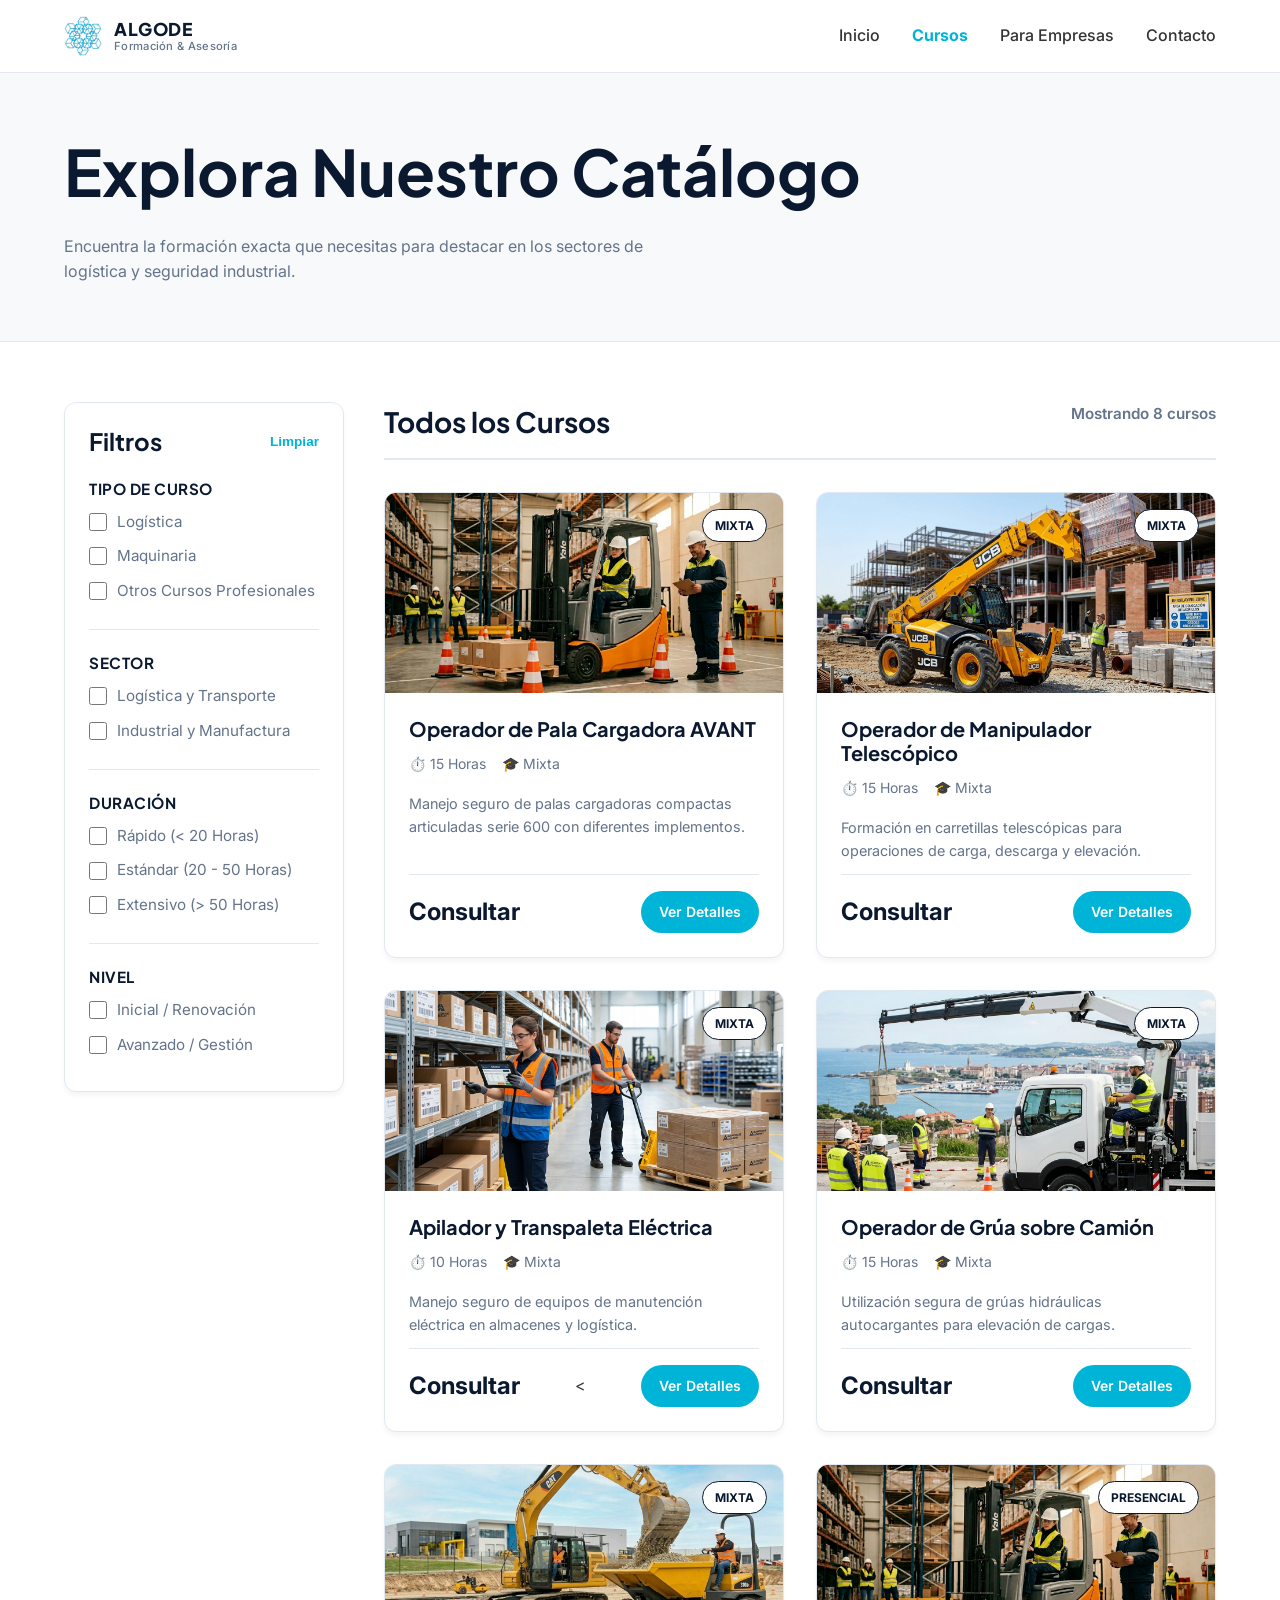
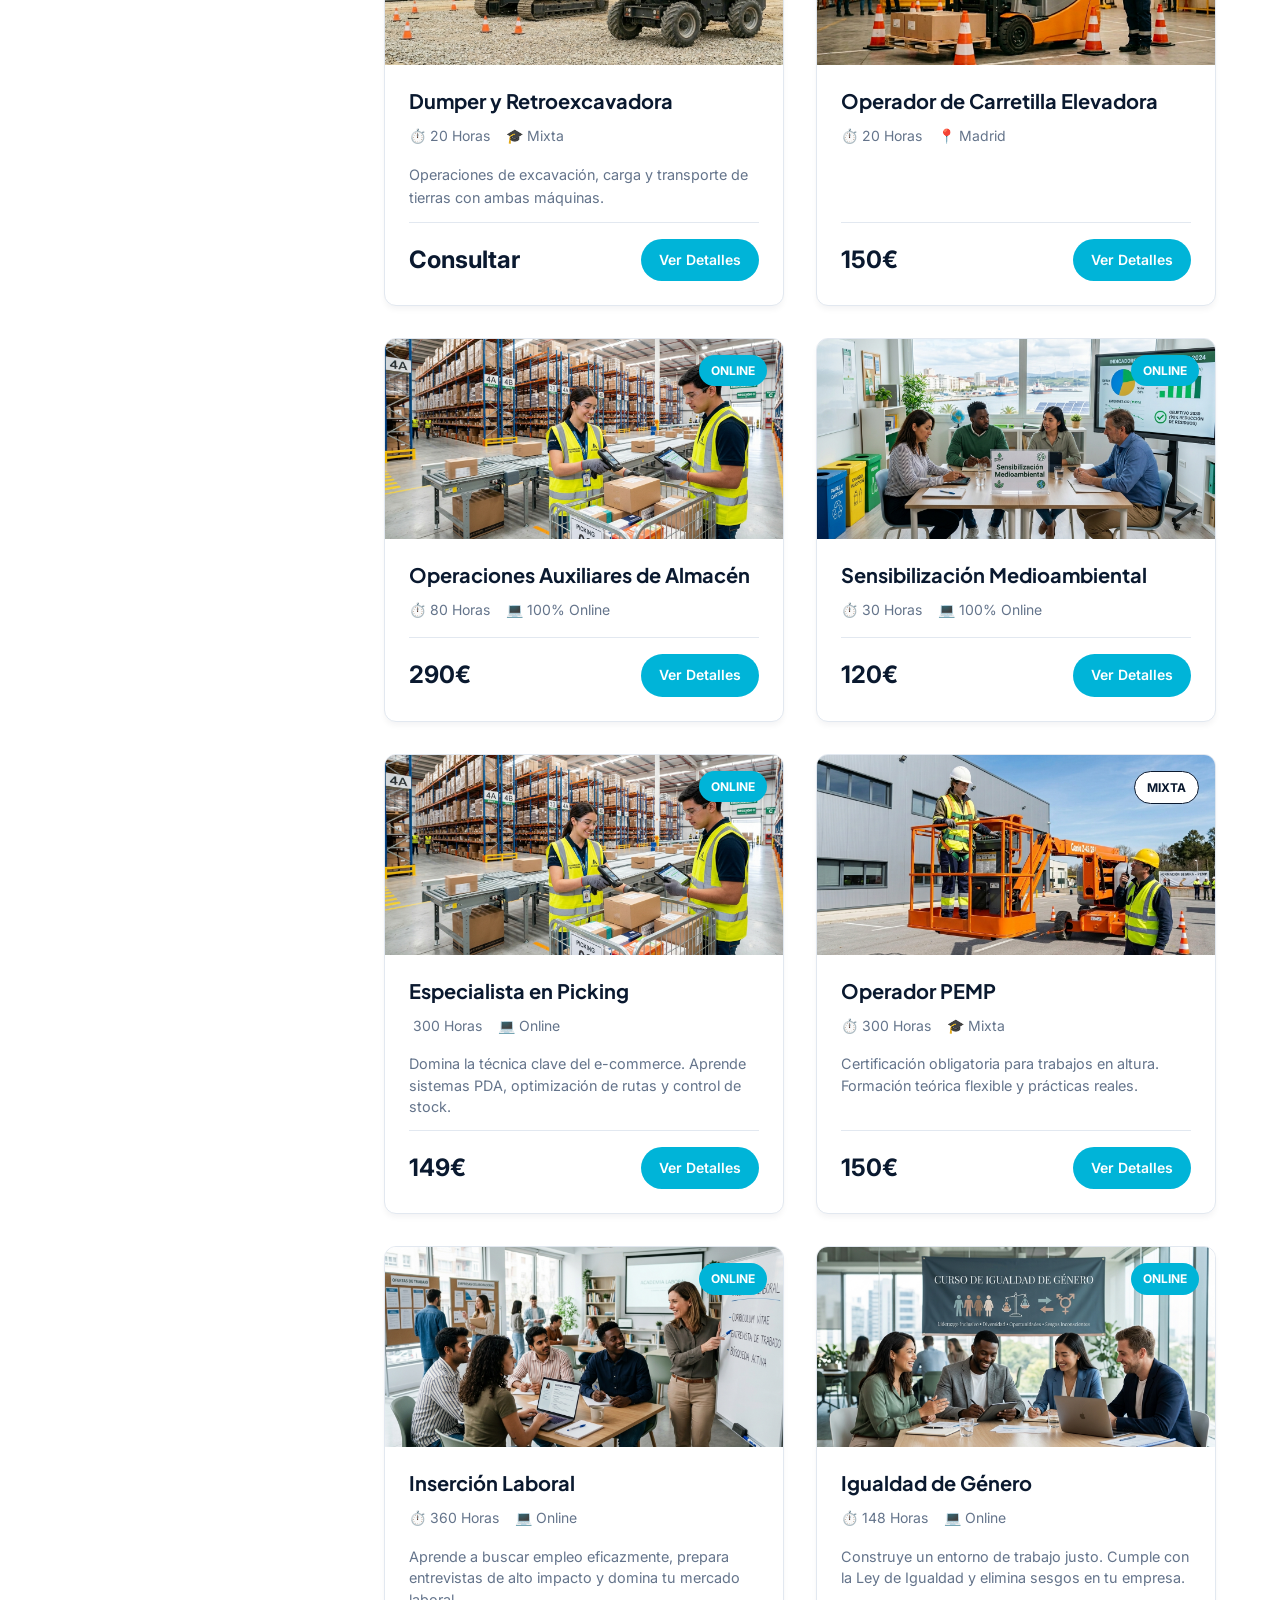
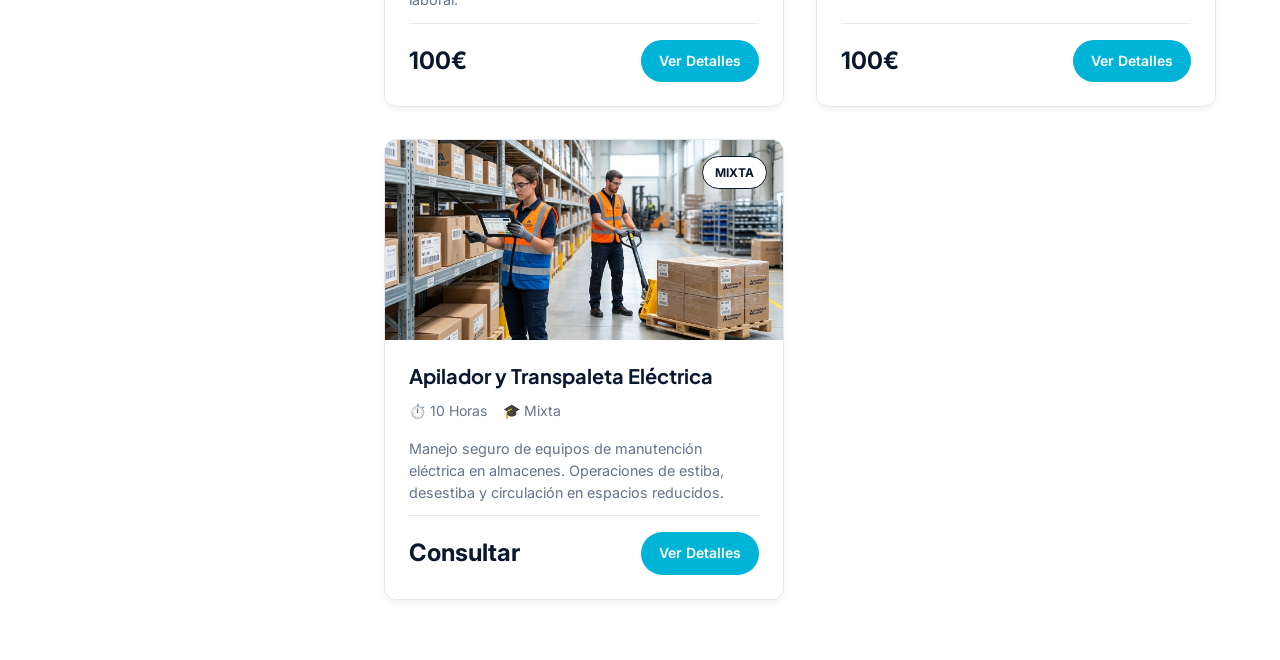
<file: cursos.html>
<!DOCTYPE html>
<html lang="es">
<head>
  <meta charset="UTF-8">
  <meta name="viewport" content="width=device-width, initial-scale=1.0">
  <title>Catálogo de Cursos | Algode Formación</title>
  <link rel="preconnect" href="https://fonts.googleapis.com">
  <link href="https://fonts.googleapis.com/css2?family=Inter:wght@400;500;600&family=Plus+Jakarta+Sans:wght@700;800&display=swap" rel="stylesheet">
  <link rel="stylesheet" href="css/style.css">
</head>
<body>

  <!-- HEADER -->
  <header class="header">
    <div class="container nav-wrapper">
      <a href="index.html" class="logo">
        <img src="assets/images/logo.png" alt="Algode Formación" style="height: 40px; width: auto;">
        <div class="logo-text">
          <span class="logo-main">ALGODE</span>
          <span class="logo-sub">Formación & Asesoría</span>
        </div>
      </a>
      <nav class="nav-links">
        <a href="#inicio">
          <span style="font-size: 25px; color: #00B4D8;">
            <i class="fa-regular fa-house"></i>
          </span> Inicio</a>
        <a href="cursos.html" style="color: var(--teal); font-weight: 700;">Cursos</a>
        <a href="#empresas">Para Empresas</a>
        <a href="#contacto">Contacto</a>
      </nav>
    </div>
  </header>

  <!-- PAGE HERO -->
  <section class="section" style="padding: 60px 0 40px; background: var(--bg-light); border-bottom: 1px solid var(--border);">
    <div class="container">
      <h1>Explora Nuestro Catálogo</h1>
      <p style="max-width: 600px;">Encuentra la formación exacta que necesitas para destacar en los sectores de logística y seguridad industrial.</p>
    </div>
  </section>

  <!-- MAIN CATALOG LAYOUT -->
  <section class="section" style="padding: 60px 0;">
    <div class="container catalog-layout">
      
      <!-- SIDEBAR FILTERS -->
      <aside class="filter-sidebar">
        <h3 style="margin-bottom: 24px; display: flex; justify-content: space-between; align-items: center;">
          Filtros 
          <button id="clearFilters" style="background: none; border: none; color: var(--teal); font-size: 0.85rem; cursor: pointer; font-weight: 600;">Limpiar</button>
        </h3>
        
        <div class="filter-group">
          <h4>Tipo de Curso</h4>
          <label><input type="checkbox" class="filter-check" data-filter="type" value="logistica"> Logística</label>
          <label><input type="checkbox" class="filter-check" data-filter="type" value="maquinaria"> Maquinaria</label>
          <label><input type="checkbox" class="filter-check" data-filter="type" value="otros"> Otros Cursos Profesionales</label>
        </div>

        <div class="filter-group">
          <h4>Sector</h4>
          <label><input type="checkbox" class="filter-check" data-filter="sector" value="logistica"> Logística y Transporte</label>
          <label><input type="checkbox" class="filter-check" data-filter="sector" value="industrial"> Industrial y Manufactura</label>
        </div>

        <div class="filter-group">
          <h4>Duración</h4>
          <label><input type="checkbox" class="filter-check" data-filter="duration" value="short"> Rápido (&lt; 20 Horas)</label>
          <label><input type="checkbox" class="filter-check" data-filter="duration" value="medium"> Estándar (20 - 50 Horas)</label>
          <label><input type="checkbox" class="filter-check" data-filter="duration" value="long"> Extensivo (&gt; 50 Horas)</label>
        </div>

        <div class="filter-group">
          <h4>Nivel</h4>
          <label><input type="checkbox" class="filter-check" data-filter="level" value="inicial"> Inicial / Renovación</label>
          <label><input type="checkbox" class="filter-check" data-filter="level" value="avanzado"> Avanzado / Gestión</label>
        </div>
      </aside>

      <!-- COURSE GRID -->
      <main class="catalog-main">
        <div class="catalog-header">
          <h2 id="resultTitle">Todos los Cursos</h2>
          <p id="resultCount">Mostrando 8 cursos</p>
        </div>
        
        <div class="course-grid" id="courseGrid">
          
         <!-- Card 1: Pala Cargadora AVANT -->
<div class="course-card" data-type="maquinaria" data-sector="logistica" data-duration="medium" data-level="inicial">
  <div class="card-img">
    <span class="card-badge badge-presencial">Mixta</span>
    <img src="assets/images/carretilla-elevadora.jpeg" alt="Pala Cargadora AVANT" style="width:100%; height:100%; object-fit:cover;">
  </div>
  <div class="card-body">
    <h3 class="card-title">Operador de Pala Cargadora AVANT</h3>
    <div class="card-meta"><span>⏱️ 15 Horas</span> <span>🎓 Mixta</span></div>
    <p style="font-size: 0.9rem; margin-bottom: 12px;">Manejo seguro de palas cargadoras compactas articuladas serie 600 con diferentes implementos.</p>
    <div class="card-footer">
      <span class="price">Consultar</span>
      <a href="curso-detalle-new.html?id=01.12.01" class="btn btn-secondary" style="padding: 8px 16px; font-size: 0.875rem;">Ver Detalles</a>
    </div>
  </div>
</div>

<!-- Card 2: Manipulador Telescópico (Telehandler) -->
<div class="course-card" data-type="maquinaria" data-sector="logistica" data-duration="medium" data-level="inicial">
  <div class="card-img">
    <span class="card-badge badge-presencial">Mixta</span>
    <img src="assets/images/telehandler.jpeg" alt="Manipulador Telescópico" style="width:100%; height:100%; object-fit:cover;">
  </div>
  <div class="card-body">
    <h3 class="card-title">Operador de Manipulador Telescópico</h3>
    <div class="card-meta"><span>⏱️ 15 Horas</span> <span>🎓 Mixta</span></div>
    <p style="font-size: 0.9rem; margin-bottom: 12px;">Formación en carretillas telescópicas para operaciones de carga, descarga y elevación.</p>
    <div class="card-footer">
      <span class="price">Consultar</span>
      <a href="curso-detalle-new.html?id=01.06.02" class="btn btn-secondary" style="padding: 8px 16px; font-size: 0.875rem;">Ver Detalles</a>
    </div>
  </div>
</div>

<!-- Card 3: Apilador y Transpaleta Eléctrica -->
<div class="course-card" data-type="maquinaria" data-sector="logistica" data-duration="short" data-level="inicial">
  <div class="card-img">
    <span class="card-badge badge-presencial">Mixta</span>
    <img src="assets/images/transpaleta-electrica.jpg" alt="Apilador y Transpaleta" style="width:100%; height:100%; object-fit:cover;">
  </div>
  <div class="card-body">
    <h3 class="card-title">Apilador y Transpaleta Eléctrica</h3>
    <div class="card-meta"><span>⏱️ 10 Horas</span> <span>🎓 Mixta</span></div>
    <p style="font-size: 0.9rem; margin-bottom: 12px;">Manejo seguro de equipos de manutención eléctrica en almacenes y logística.</p>
    <div class="card-footer">
      <span class="price">Consultar</span>
      <<a href="curso-detalle-new.html?id=01.10.13" class="btn btn-secondary" style="padding: 8px 16px; font-size: 0.875rem;">Ver Detalles</a>
    </div>
  </div>
</div>

<!-- Card 4: Grúa Hidráulica sobre Camión -->
<div class="course-card" data-type="maquinaria" data-sector="industrial" data-duration="medium" data-level="inicial">
  <div class="card-img">
    <span class="card-badge badge-presencial">Mixta</span>
    <img src="assets/images/grua-camion.jpeg" alt="Grúa sobre Camión" style="width:100%; height:100%; object-fit:cover;">
  </div>
  <div class="card-body">
    <h3 class="card-title">Operador de Grúa sobre Camión</h3>
    <div class="card-meta"><span>⏱️ 15 Horas</span> <span>🎓 Mixta</span></div>
    <p style="font-size: 0.9rem; margin-bottom: 12px;">Utilización segura de grúas hidráulicas autocargantes para elevación de cargas.</p>
    <div class="card-footer">
      <span class="price">Consultar</span>
      <a href="curso-detalle-new.html?id=01.05.02" class="btn btn-secondary" style="padding: 8px 16px; font-size: 0.875rem;">Ver Detalles</a>
    </div>
  </div>
</div>

<!-- Card 5: Dumper y Retroexcavadora -->
<div class="course-card" data-type="maquinaria" data-sector="industrial" data-duration="medium" data-level="inicial">
  <div class="card-img">
    <span class="card-badge badge-presencial">Mixta</span>
    <img src="assets/images/dumper-retroexcavadora.jpeg" alt="Dumper y Retroexcavadora" style="width:100%; height:100%; object-fit:cover;">
  </div>
  <div class="card-body">
    <h3 class="card-title">Dumper y Retroexcavadora</h3>
    <div class="card-meta"><span>⏱️ 20 Horas</span> <span>🎓 Mixta</span></div>
    <p style="font-size: 0.9rem; margin-bottom: 12px;">Operaciones de excavación, carga y transporte de tierras con ambas máquinas.</p>
    <div class="card-footer">
      <span class="price">Consultar</span>
      <a href="curso-detalle-new.html?id=01.07.02" class="btn btn-secondary" style="padding: 8px 16px; font-size: 0.875rem;">Ver Detalles</a>
    </div>
  </div>
</div>
  <!-- Card 1 -->
        <div class="course-card" data-type="maquinaria" data-sector="industrial" data-duration="medium" data-level="inicial">
          <div class="card-img">
            <span class="card-badge badge-presencial">Presencial</span>
            <img src="assets/images/carretilla-elevadora.jpeg" alt="Carretilla Elevadora" style="width:100%; height:100%; object-fit:cover;">
          </div>
          <div class="card-body">
            <h3 class="card-title">Operador de Carretilla Elevadora</h3>
            <div class="card-meta"><span>⏱️ 20 Horas</span> <span>📍 Madrid</span></div>
            <div class="card-footer">
              <span class="price">150€</span>
              <a href="curso-detalle-new.html?id=01.12.01" class="btn btn-secondary" class="btn btn-primary" style="padding: 8px 16px; font-size: 0.875rem;">Ver Detalles</a>
            </div>
          </div>
        </div>

        <!-- Card 2 -->
        <div class="course-card" data-type="maquinaria" data-sector="industrial" data-duration="medium" data-level="inicial">
          <div class="card-img">
            <span class="card-badge badge-online">Online</span>
            <img src="assets/images/picking.jpg" alt="Almacenaje" style="width:100%; height:100%; object-fit:cover;">
          </div>
          <div class="card-body">
            <h3 class="card-title">Operaciones Auxiliares de Almacén</h3>
            <div class="card-meta"><span>⏱️ 80 Horas</span> <span>💻 100% Online</span></div>
            <div class="card-footer">
              <span class="price">290€</span>
              <a href="curso-detalle-new.html?id=03.01.01" class="btn btn-secondary" class="btn btn-primary" style="padding: 8px 16px; font-size: 0.875rem;">Ver Detalles</a>
            </div>
          </div>
        </div>

        <!-- Card 3 -->
        <div class="course-card" data-type="maquinaria" data-sector="industrial" data-duration="medium" data-level="inicial">
          <div class="card-img">
            <span class="card-badge badge-online">Online</span>
            <img src="assets/images/sensibilizacion-medioambiental.jpeg" alt="Medioambiental" style="width:100%; height:100%; object-fit:cover;">
          </div>
          <div class="card-body">
            <h3 class="card-title">Sensibilización Medioambiental</h3>
            <div class="card-meta"><span>⏱️ 30 Horas</span> <span>💻 100% Online</span></div>
            <div class="card-footer">
              <span class="price">120€</span>
              <a href="curso-detalle-new.html?id=05.03.01" class="btn btn-secondary" class="btn btn-primary" style="padding: 8px 16px; font-size: 0.875rem;">Ver Detalles</a>
            </div>
          </div>
        </div> 
          <!-- === NUEVOS CURSOS PROFESIONALES === -->

<!-- Card: Picking -->
<div class="course-card" data-type="logistica" data-sector="logistica" data-duration="long" data-level="avanzado">
  <div class="card-img">
    <span class="card-badge badge-online">Online</span>
    <!-- Recuerda guardar la imagen como picking.jpg en assets/images/ -->
    <img src="assets/images/picking.jpg" alt="Picking" style="width:100%; height:100%; object-fit:cover;">
  </div>
  <div class="card-body">
    <h3 class="card-title">Especialista en Picking</h3>
    <div class="card-meta"><span>️ 300 Horas</span> <span>💻 Online</span></div>
    <p style="font-size: 0.9rem; color: var(--text-light); margin-bottom: 12px; line-height: 1.5;">Domina la técnica clave del e-commerce. Aprende sistemas PDA, optimización de rutas y control de stock.</p>
    <div class="card-footer">
      <span class="price">149€</span>
      <a href="curso-detalle-new.html?id=03.01.01" class="btn btn-primary" style="padding: 8px 16px; font-size: 0.875rem;">Ver Detalles</a>
    </div>
  </div>
</div>

<!-- Card: PEMP -->
<div class="course-card" data-type="maquinaria" data-sector="industrial" data-duration="long" data-level="inicial">
  <div class="card-img">
    <span class="card-badge badge-presencial">Mixta</span>
    <img src="assets/images/pemp.jpg" alt="PEMP" style="width:100%; height:100%; object-fit:cover;">
  </div>
  <div class="card-body">
    <h3 class="card-title">Operador PEMP</h3>
    <div class="card-meta"><span>⏱️ 300 Horas</span> <span>🎓 Mixta</span></div>
    <p style="font-size: 0.9rem; color: var(--text-light); margin-bottom: 12px; line-height: 1.5;">Certificación obligatoria para trabajos en altura. Formación teórica flexible y prácticas reales.</p>
    <div class="card-footer">
      <span class="price">150€</span>
      <a href="curso-detalle-new.html?id=01.08.01" class="btn btn-primary" style="padding: 8px 16px; font-size: 0.875rem;">Ver Detalles</a>
    </div>
  </div>
</div>

<!-- Card: Inserción Laboral -->
<div class="course-card" data-type="otros" data-sector="otros" data-duration="long" data-level="inicial">
  <div class="card-img">
    <span class="card-badge badge-online">Online</span>
    <img src="assets/images/insercion-laboral.jpg" alt="Inserción Laboral" style="width:100%; height:100%; object-fit:cover;">
  </div>
  <div class="card-body">
    <h3 class="card-title">Inserción Laboral</h3>
    <div class="card-meta"><span>⏱️ 360 Horas</span> <span>💻 Online</span></div>
    <p style="font-size: 0.9rem; color: var(--text-light); margin-bottom: 12px; line-height: 1.5;">Aprende a buscar empleo eficazmente, prepara entrevistas de alto impacto y domina tu mercado laboral.</p>
    <div class="card-footer">
      <span class="price">100€</span>
      <a href="curso-detalle-new.html?id=05.01.01" class="btn btn-primary" style="padding: 8px 16px; font-size: 0.875rem;">Ver Detalles</a>
    </div>
  </div>
</div>

<!-- Card: Igualdad de Género -->
<div class="course-card" data-type="otros" data-sector="otros" data-duration="medium" data-level="inicial">
  <div class="card-img">
    <span class="card-badge badge-online">Online</span>
    <img src="assets/images/igualdad.jpg" alt="Igualdad de Género" style="width:100%; height:100%; object-fit:cover;">
  </div>
  <div class="card-body">
    <h3 class="card-title">Igualdad de Género</h3>
    <div class="card-meta"><span>⏱️ 148 Horas</span> <span>💻 Online</span></div>
    <p style="font-size: 0.9rem; color: var(--text-light); margin-bottom: 12px; line-height: 1.5;">Construye un entorno de trabajo justo. Cumple con la Ley de Igualdad y elimina sesgos en tu empresa.</p>
    <div class="card-footer">
      <span class="price">100€</span>
      <a href="curso-detalle-new.html?id=05.02.01" class="btn btn-primary" style="padding: 8px 16px; font-size: 0.875rem;">Ver Detalles</a>
    </div>
  </div>
</div>
<!-- Card: Apilador y Transpaleta Eléctrica -->
<div class="course-card" data-type="maquinaria" data-sector="logistica" data-duration="short" data-level="inicial">
  <div class="card-img">
    <span class="card-badge badge-presencial">Mixta</span>
    <img src="assets/images/transpaleta-electrica.jpg" alt="Apilador y Transpaleta Eléctrica" style="width:100%; height:100%; object-fit:cover;">
  </div>
  <div class="card-body">
    <h3 class="card-title">Apilador y Transpaleta Eléctrica</h3>
    <div class="card-meta"><span>⏱️ 10 Horas</span> <span>🎓 Mixta</span></div>
    <p style="font-size: 0.9rem; color: var(--text-light); margin-bottom: 12px; line-height: 1.5;">Manejo seguro de equipos de manutención eléctrica en almacenes. Operaciones de estiba, desestiba y circulación en espacios reducidos.</p>
    <div class="card-footer">
      <span class="price">Consultar</span>
      <a href="curso-detalle-new.html?id=01.10.13" class="btn btn-primary" style="padding: 8px 16px; font-size: 0.875rem;">Ver Detalles</a>
    </div>
  </div>
</div>
          
          <!-- No Results Message -->
          <div class="no-results">
            <h3>No hemos encontrado cursos con esos filtros.</h3>
            <p>Prueba a seleccionar otras opciones o <a href="#" id="resetLink" style="color: var(--teal); font-weight: 600;">limpia los filtros</a>.</p>
          </div>
        </div>
      </main>
    </div>
  </section>

  <!-- STICKY MOBILE CTA -->
  <div class="sticky-cta">
    <a href="inscripcion.html" class="btn btn-primary">Reservar Plaza Ahora</a>
  </div>

  <script src="js/main.js"></script>
  <script src="js/filter.js"></script>
</body>
</html>
</file>
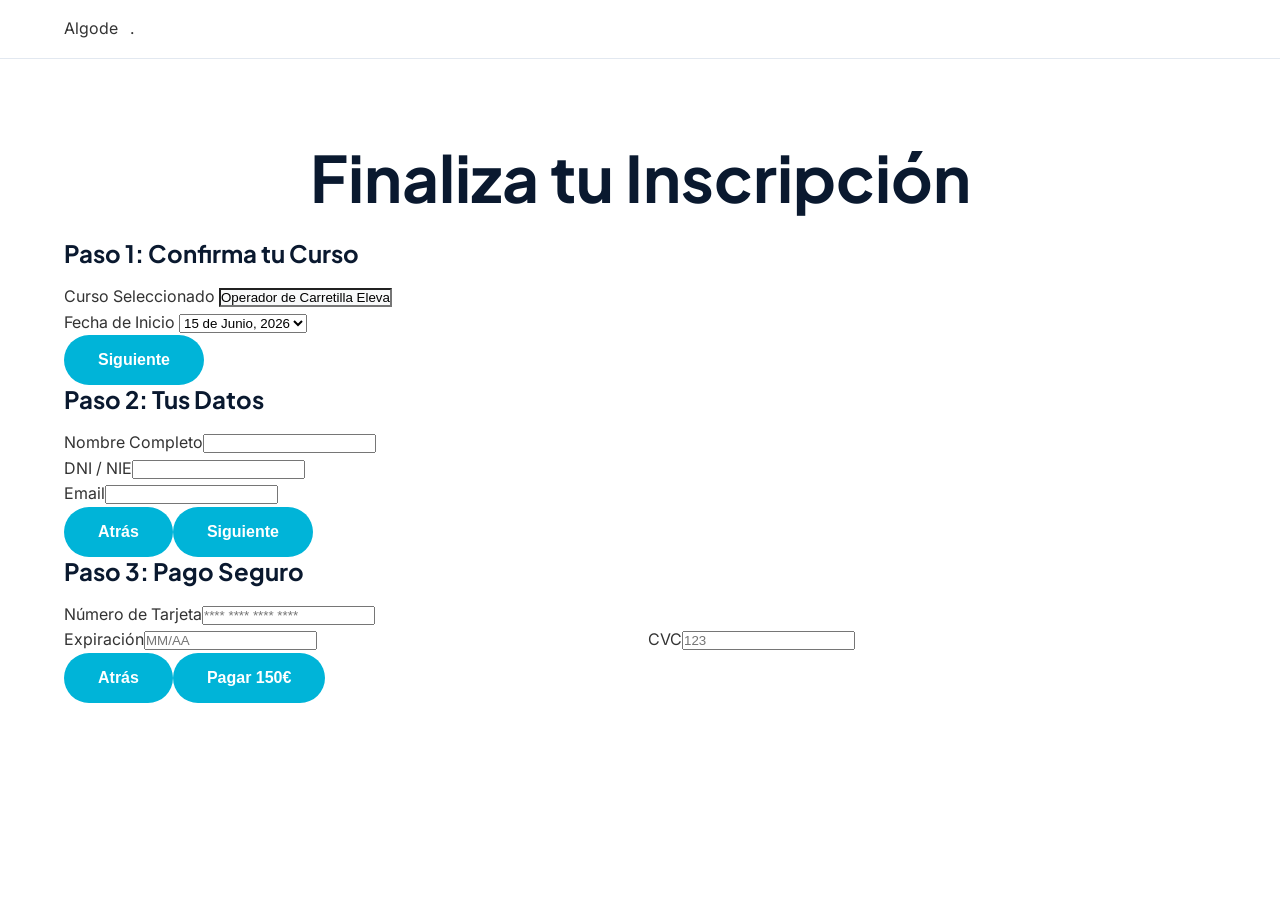
<file: inscripcion.html>
<!DOCTYPE html>
<html lang="es">
<head>
  <meta charset="UTF-8">
  <title>Inscripción | Algode Formación</title>
  <link rel="stylesheet" href="css/style.css">
  <link href="https://fonts.googleapis.com/css2?family=Inter:wght@400;500;600&family=Plus+Jakarta+Sans:wght@700;800&display=swap" rel="stylesheet">
</head>
<body>
  <header class="header">
    <div class="container nav-wrapper">
      <a href="index.html" class="logo">Algode<span>.</span></a>
    </div>
  </header>

  <section class="section">
    <div class="container">
      <h1 style="text-align: center;">Finaliza tu Inscripción</h1>
      <div class="enrollment-container">
        <div class="progress-bar"><div class="progress-fill" id="progressFill"></div></div>
        
        <form id="enrollmentForm">
          <!-- Step 1 -->
          <div class="form-step active" data-step="1">
            <h3>Paso 1: Confirma tu Curso</h3>
            <div class="form-group">
              <label>Curso Seleccionado</label>
              <input type="text" value="Operador de Carretilla Elevadora" readonly style="background: var(--bg-light);">
            </div>
            <div class="form-group">
              <label>Fecha de Inicio</label>
              <select required><option>15 de Junio, 2026</option><option>20 de Julio, 2026</option></select>
            </div>
            <div class="form-actions"><span></span><button type="button" class="btn btn-primary btn-next">Siguiente</button></div>
          </div>

          <!-- Step 2 -->
          <div class="form-step" data-step="2">
            <h3>Paso 2: Tus Datos</h3>
            <div class="form-group"><label>Nombre Completo</label><input type="text" required></div>
            <div class="form-group"><label>DNI / NIE</label><input type="text" required></div>
            <div class="form-group"><label>Email</label><input type="email" required></div>
            <div class="form-actions"><button type="button" class="btn btn-secondary btn-prev">Atrás</button><button type="button" class="btn btn-primary btn-next">Siguiente</button></div>
          </div>

          <!-- Step 3 -->
          <div class="form-step" data-step="3">
            <h3>Paso 3: Pago Seguro</h3>
            <div class="form-group"><label>Número de Tarjeta</label><input type="text" placeholder="**** **** **** ****" required></div>
            <div style="display: grid; grid-template-columns: 1fr 1fr; gap: 16px;">
              <div class="form-group"><label>Expiración</label><input type="text" placeholder="MM/AA" required></div>
              <div class="form-group"><label>CVC</label><input type="text" placeholder="123" required></div>
            </div>
            <div class="form-actions"><button type="button" class="btn btn-secondary btn-prev">Atrás</button><button type="submit" class="btn btn-primary">Pagar 150€</button></div>
          </div>
        </form>
      </div>
    </div>
  </section>

  <script src="js/enrollment.js"></script>
</body>
</html>
</file>
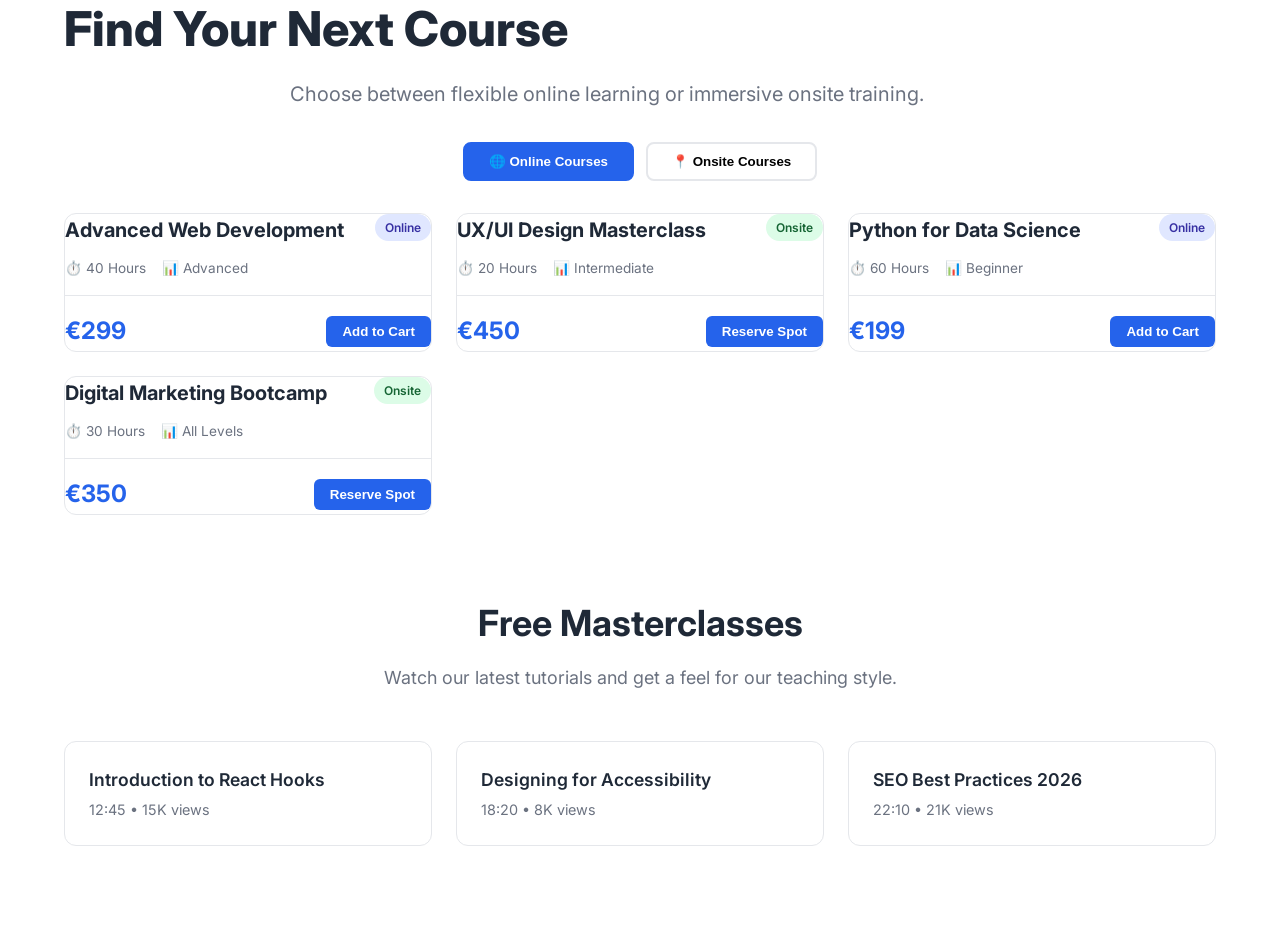
<file: Qwen_html_20260604_edlbvtwy6.html>
<!DOCTYPE html>
<html lang="en">
<head>
    <meta charset="UTF-8">
    <meta name="viewport" content="width=device-width, initial-scale=1.0">
    <title>Algode Formación - Modern Mockup</title>
    <!-- Link to external CSS -->
    <link rel="stylesheet" href="style.css">
    <!-- Import Google Font -->
    <link rel="preconnect" href="https://fonts.googleapis.com">
    <link rel="preconnect" href="https://fonts.gstatic.com" crossorigin>
    <link href="https://fonts.googleapis.com/css2?family=Inter:wght@400;500;600;700&display=swap" rel="stylesheet">
</head>
<body>

    <!-- HERO & TOGGLE -->
    <section class="hero-section container">
        <h1 class="hero-title">Find Your Next Course</h1>
        <p class="hero-subtitle">Choose between flexible online learning or immersive onsite training.</p>
        
        <div class="format-toggle">
            <button class="toggle-btn active" data-filter="online">🌐 Online Courses</button>
            <button class="toggle-btn" data-filter="onsite">📍 Onsite Courses</button>
        </div>
    </section>

    <!-- COURSE GRID -->
    <section class="courses-section container">
        <div class="course-grid" id="courseGrid">
            <!-- Card 1 -->
            <div class="course-card" data-type="online">
                <div class="card-header">
                    <h3 class="course-title">Advanced Web Development</h3>
                    <span class="badge online">Online</span>
                </div>
                <div class="course-meta">
                    <span class="meta-item">⏱️ 40 Hours</span>
                    <span class="meta-item">📊 Advanced</span>
                </div>
                <div class="card-footer">
                    <span class="price">€299</span>
                    <button class="btn-add-cart">Add to Cart</button>
                </div>
            </div>

            <!-- Card 2 -->
            <div class="course-card" data-type="onsite">
                <div class="card-header">
                    <h3 class="course-title">UX/UI Design Masterclass</h3>
                    <span class="badge onsite">Onsite</span>
                </div>
                <div class="course-meta">
                    <span class="meta-item">⏱️ 20 Hours</span>
                    <span class="meta-item">📊 Intermediate</span>
                </div>
                <div class="card-footer">
                    <span class="price">€450</span>
                    <button class="btn-add-cart">Reserve Spot</button>
                </div>
            </div>

            <!-- Card 3 -->
            <div class="course-card" data-type="online">
                <div class="card-header">
                    <h3 class="course-title">Python for Data Science</h3>
                    <span class="badge online">Online</span>
                </div>
                <div class="course-meta">
                    <span class="meta-item">⏱️ 60 Hours</span>
                    <span class="meta-item">📊 Beginner</span>
                </div>
                <div class="card-footer">
                    <span class="price">€199</span>
                    <button class="btn-add-cart">Add to Cart</button>
                </div>
            </div>

            <!-- Card 4 -->
            <div class="course-card" data-type="onsite">
                <div class="card-header">
                    <h3 class="course-title">Digital Marketing Bootcamp</h3>
                    <span class="badge onsite">Onsite</span>
                </div>
                <div class="course-meta">
                    <span class="meta-item">⏱️ 30 Hours</span>
                    <span class="meta-item">📊 All Levels</span>
                </div>
                <div class="card-footer">
                    <span class="price">€350</span>
                    <button class="btn-add-cart">Reserve Spot</button>
                </div>
            </div>
        </div>
    </section>

    <!-- YOUTUBE SECTION -->
    <section class="youtube-section">
        <div class="container">
            <div class="section-header">
                <h2 class="section-title">Free Masterclasses</h2>
                <p class="section-subtitle">Watch our latest tutorials and get a feel for our teaching style.</p>
            </div>
            
            <div class="video-grid">
                <!-- Video 1 -->
                <div class="video-card">
                    <div class="video-thumbnail">
                        <div class="play-btn"><div class="play-icon"></div></div>
                    </div>
                    <div class="video-info">
                        <h4 class="video-title">Introduction to React Hooks</h4>
                        <p class="video-meta">12:45 • 15K views</p>
                    </div>
                </div>
                <!-- Video 2 -->
                <div class="video-card">
                    <div class="video-thumbnail">
                        <div class="play-btn"><div class="play-icon"></div></div>
                    </div>
                    <div class="video-info">
                        <h4 class="video-title">Designing for Accessibility</h4>
                        <p class="video-meta">18:20 • 8K views</p>
                    </div>
                </div>
                <!-- Video 3 -->
                <div class="video-card">
                    <div class="video-thumbnail">
                        <div class="play-btn"><div class="play-icon"></div></div>
                    </div>
                    <div class="video-info">
                        <h4 class="video-title">SEO Best Practices 2026</h4>
                        <p class="video-meta">22:10 • 21K views</p>
                    </div>
                </div>
            </div>
        </div>
    </section>

    <!-- Link to external JavaScript -->
    <script src="script.js"></script>
</body>
</html>
</file>
<file: css/style.css>
:root {
  --navy: #0A192F;
  --navy-light: #112240;
  --teal: #00B4D8;
  --coral: #FF6B6B;
  --bg-light: #F8F9FA;
  --white: #FFFFFF;
  --text-main: #333333;
  --text-light: #64748B;
  --border: #E2E8F0;
  --font-heading: 'Plus Jakarta Sans', sans-serif;
  --font-body: 'Inter', sans-serif;
  --section-padding: 80px 0;
  --radius: 12px;
  --shadow-sm: 0 4px 6px -1px rgba(10, 25, 47, 0.05);
  --shadow-md: 0 10px 25px -5px rgba(10, 25, 47, 0.1);
  --shadow-lg: 0 20px 40px -10px rgba(10, 25, 47, 0.15);
  --transition: all 0.3s cubic-bezier(0.4, 0, 0.2, 1);
}

* { margin: 0; padding: 0; box-sizing: border-box; }
html { scroll-behavior: smooth; }

body {
  font-family: var(--font-body);
  color: var(--text-main);
  background: var(--white);
  line-height: 1.6;
  overflow-x: hidden;
}

h1, h2, h3, h4 { 
  font-family: var(--font-heading); 
  font-weight: 700; 
  color: var(--navy); 
  line-height: 1.2; 
}
h1 { font-size: clamp(2.5rem, 5vw, 4rem); margin-bottom: 1.5rem; }
h2 { font-size: clamp(2rem, 4vw, 3rem); margin-bottom: 1rem; }
h3 { font-size: 1.5rem; margin-bottom: 1rem; }
p { color: var(--text-light); margin-bottom: 1rem; }
a { text-decoration: none; color: inherit; }
img { max-width: 100%; display: block; }

.container { max-width: 1200px; margin: 0 auto; padding: 0 24px; }
.section { padding: var(--section-padding); }
.bg-light { background: var(--bg-light); }

.btn {
  display: inline-flex; align-items: center; justify-content: center;
  padding: 14px 32px; border-radius: 50px; font-weight: 600; font-size: 1rem;
  cursor: pointer; transition: var(--transition); border: 2px solid transparent;
}
.btn-primary { background: #00B4D8; color: var(--white); }
.btn-primary:hover { background: #ff5252; transform: translateY(-2px); box-shadow: var(--shadow-md); }
.btn-secondary { background: #00B4D8; color: var(--white); }
.btn-secondary:hover { background: #ff5252; transform: translateY(-2px); box-shadow: var(--shadow-md); }

.course-grid { display: grid; grid-template-columns: repeat(auto-fill, minmax(320px, 1fr)); gap: 32px; }
.course-card {
  background: var(--white); border-radius: var(--radius); overflow: hidden;
  box-shadow: var(--shadow-sm); transition: var(--transition); border: 1px solid var(--border);
  display: flex; flex-direction: column;
}
.course-card:hover { transform: translateY(-8px); box-shadow: var(--shadow-lg); }
.card-img { height: 200px; background: var(--navy-light); position: relative; }
.card-badge {
  position: absolute; top: 16px; right: 16px; padding: 6px 12px; border-radius: 50px;
  font-size: 0.75rem; font-weight: 700; text-transform: uppercase;
}
.badge-online { background: var(--teal); color: var(--white); }
.badge-presencial { background: var(--white); color: var(--navy); border: 1px solid var(--navy); }
.card-body { padding: 24px; flex: 1; display: flex; flex-direction: column; }
.card-title { font-size: 1.25rem; margin-bottom: 12px; }
.card-meta { display: flex; gap: 16px; color: var(--text-light); font-size: 0.875rem; margin-bottom: 16px; }
.card-footer { margin-top: auto; display: flex; justify-content: space-between; align-items: center; border-top: 1px solid var(--border); padding-top: 16px; }
.price { font-size: 1.5rem; font-weight: 700; color: var(--navy); }

.header {
  position: sticky; top: 0; z-index: 1000; background: rgba(255, 255, 255, 0.95);
  backdrop-filter: blur(10px); border-bottom: 1px solid var(--border); padding: 16px 0;
}
.nav-wrapper { display: flex; justify-content: space-between; align-items: center; }
/* --- LOGO WITH TEXT --- */
.logo { 
  display: flex; 
  align-items: center; 
  gap: 12px; 
  text-decoration: none; 
}

.logo-text { 
  display: flex; 
  flex-direction: column; 
  justify-content: center; 
  line-height: 1.1; 
}

.logo-main { 
  font-family: var(--font-heading); 
  font-size: 1.1rem; 
  font-weight: 800; 
  color: var(--navy); 
  letter-spacing: 0.5px; 
}

.logo-sub { 
  font-family: var(--font-body); 
  font-size: 0.7rem; 
  font-weight: 500; 
  color: var(--text-light); 
  letter-spacing: 0.3px; 
}

/* Hide the subtitle on smaller screens */
@media (max-width: 1100px) {
  .logo-sub { display: none; }
}

@media (max-width: 768px) {
  .logo-text { display: none; }
}

.nav-links { display: flex; gap: 32px; align-items: center; }
.nav-links a { 
  display: inline-flex; /* This is the key fix */
  align-items: center;  /* This centers the icon and text vertically */
  gap: 8px;             /* Adds a small space between the icon and "Inicio" */
  font-weight: 500; 
  transition: var(--transition); 
}
.nav-links a:hover { color: var(--teal); }

.hero { padding: 100px 0; text-align: center; }
.hero-subtitle { font-size: 1.25rem; color: var(--text-light); max-width: 600px; margin: 0 auto 32px; }

.sticky-cta {
  display: none; position: fixed; bottom: 0; left: 0; right: 0; padding: 16px;
  background: var(--white); box-shadow: 0 -4px 10px rgba(0,0,0,0.1); z-index: 999;
}
.sticky-cta .btn { width: 100%; }

@media (max-width: 768px) {
  .nav-links { display: none; }
  .sticky-cta { display: block; }
  .course-grid { grid-template-columns: 1fr; }
}

/* =========================================
   9. COURSE DETAIL PAGE LAYOUT
   ========================================= */
.detail-badges { display: flex; gap: 12px; margin-bottom: 16px; flex-wrap: wrap; }
.detail-layout { display: grid; grid-template-columns: 1fr 350px; gap: 48px; align-items: start; }
.detail-section { margin-bottom: 48px; }
.detail-section h3 { font-size: 1.5rem; margin-bottom: 16px; display: flex; align-items: center; gap: 12px; }

.syllabus-list { list-style: none; padding: 0; }
.syllabus-list li { 
  position: relative; padding-left: 28px; margin-bottom: 12px; color: var(--text-light); 
}
.syllabus-list li::before { 
  content: "✓"; position: absolute; left: 0; top: 0; 
  color: var(--teal); font-weight: 800; font-size: 1.1rem; 
}

.cert-box { background: var(--bg-light); padding: 24px; border-radius: var(--radius); border: 1px solid var(--border); }
.cert-box p { margin-bottom: 12px; }
.cert-box p:last-child { margin-bottom: 0; }

/* Sidebar Card */
.sidebar-card { 
  background: var(--white); border-radius: var(--radius); overflow: hidden; 
  box-shadow: var(--shadow-lg); border: 1px solid var(--border); 
  position: sticky; top: 100px; 
}
.sidebar-img { height: 220px; background: var(--navy-light); }
.sidebar-body { padding: 24px; }

.sidebar-info { margin-bottom: 24px; }
.info-item { display: flex; gap: 16px; margin-bottom: 16px; align-items: flex-start; }
.info-icon { font-size: 1.2rem; background: var(--bg-light); width: 40px; height: 40px; display: flex; align-items: center; justify-content: center; border-radius: 8px; flex-shrink: 0; }
.info-item div { display: flex; flex-direction: column; }
.info-item strong { font-size: 0.8rem; color: var(--text-light); text-transform: uppercase; letter-spacing: 0.5px; }
.info-item span { font-weight: 600; color: var(--navy); font-size: 0.95rem; }

.sidebar-price { 
  display: flex; justify-content: space-between; align-items: center; 
  padding: 16px 0; border-top: 1px solid var(--border); border-bottom: 1px solid var(--border); 
  margin-bottom: 24px; 
}

@media (max-width: 900px) {
  .detail-layout { grid-template-columns: 1fr; }
  .detail-sidebar { order: -1; margin-bottom: 32px; }
  .sidebar-card { position: static; }
}

/* =========================================
   CATALOG LAYOUT & FILTERS (ADD THIS)
   ========================================= */
.catalog-layout { 
  display: grid; 
  grid-template-columns: 280px 1fr; 
  gap: 40px; 
  align-items: start; 
}

.filter-sidebar { 
  background: var(--white); 
  padding: 24px; 
  border-radius: var(--radius); 
  box-shadow: var(--shadow-sm); 
  border: 1px solid var(--border); 
  position: sticky; 
  top: 100px; 
}

.filter-group { 
  margin-bottom: 24px; 
  border-bottom: 1px solid var(--border); 
  padding-bottom: 16px; 
}
.filter-group:last-of-type { border-bottom: none; margin-bottom: 0; padding-bottom: 0; }
.filter-group h4 { font-size: 0.95rem; margin-bottom: 12px; color: var(--navy); text-transform: uppercase; letter-spacing: 0.5px; }

.filter-group label { 
  display: flex; 
  align-items: center; 
  gap: 10px; 
  margin-bottom: 10px; 
  cursor: pointer; 
  color: var(--text-light); 
  font-size: 0.95rem; 
  transition: var(--transition);
}
.filter-group label:hover { color: var(--navy); }

.filter-group input[type="checkbox"] { 
  width: 18px; 
  height: 18px; 
  accent-color: var(--teal); 
  cursor: pointer; 
  border-radius: 4px;
}

.catalog-header { 
  display: flex; 
  justify-content: space-between; 
  align-items: center; 
  margin-bottom: 32px; 
  border-bottom: 2px solid var(--border);
  padding-bottom: 16px;
}
.catalog-header h2 { margin-bottom: 0; font-size: 1.75rem; }
#resultCount { color: var(--text-light); font-weight: 600; font-size: 0.95rem; }

/* --- THE CRITICAL FIX FOR YOUR ISSUE --- */
.no-results { 
  text-align: center; 
  padding: 80px 20px; 
  color: var(--text-light); 
  display: none; /* This hides it by default */
  grid-column: 1 / -1; 
  background: var(--bg-light);
  border-radius: var(--radius);
  border: 2px dashed var(--border);
  width: 100%;
}
.no-results.active { display: block; } /* This shows it ONLY when filters match nothing */
.no-results h3 { color: var(--navy); margin-bottom: 8px; }

/* Responsive Catalog */
@media (max-width: 900px) {
  .catalog-layout { 
    grid-template-columns: 1fr; 
    gap: 24px;
  }
  .filter-sidebar { 
    position: static; 
    margin-bottom: 20px;
  }
}

/* =========================================
   10. ABOUT ME (SOBRE MÍ) SECTION
   ========================================= */
.about-layout { 
  display: grid; 
  grid-template-columns: 1fr 1fr; 
  gap: 80px; 
  align-items: center; 
}

/* Decorative offset border behind the image */
.about-image { 
  position: relative; 
  padding: 20px; 
}
.about-image::before { 
  content: ''; 
  position: absolute; 
  top: 0; left: 0; right: 40px; bottom: 40px; 
  border: 3px solid var(--teal); 
  border-radius: var(--radius); 
  z-index: 0; 
}
.about-image img { 
  position: relative; 
  z-index: 1; 
}

/* Stats Row Styling */
.about-stats { 
  display: flex; 
  gap: 40px; 
  border-top: 1px solid var(--border); 
  padding-top: 32px; 
}
.stat-item { 
  display: flex; 
  flex-direction: column; 
}
.stat-number { 
  font-family: var(--font-heading); 
  font-size: 2rem; 
  font-weight: 800; 
  color: var(--navy); 
  line-height: 1; 
  margin-bottom: 8px; 
}
.stat-label { 
  font-size: 0.85rem; 
  color: var(--text-light); 
  font-weight: 500; 
  line-height: 1.3; 
}

/* Responsive: Stack on mobile */
@media (max-width: 900px) {
  .about-layout { 
    grid-template-columns: 1fr; 
    gap: 48px; 
  }
  .about-image { 
    max-width: 500px; 
    margin: 0 auto; 
  }
  .about-stats { 
    justify-content: space-between; 
    gap: 20px; 
  }
}

/* YouTube Videos Grid */
.videos-grid {
  display: grid;
  grid-template-columns: repeat(auto-fit, minmax(350px, 1fr));
  gap: 32px;
  margin-top: 40px;
}

.video-container {
  position: relative;
  padding-bottom: 56.25%; /* 16:9 aspect ratio */
  height: 0;
  overflow: hidden;
  border-radius: var(--radius);
  box-shadow: var(--shadow-md);
  background: var(--navy-light);
}

.video-container iframe {
  position: absolute;
  top: 0;
  left: 0;
  width: 100%;
  height: 100%;
  border: none;
}

/* Responsive adjustments */
@media (max-width: 768px) {
  .videos-grid {
    grid-template-columns: 1fr;
    gap: 24px;
  }
}
</file>
<file: style.css>
/* ============================================
   1. ROOT VARIABLES & GLOBAL RESET
   ============================================ */
:root {
    --primary: #2563eb;           /* Main brand color (Blue) */
    --primary-light: #dbeafe;     /* Light blue for backgrounds */
    --text-main: #1f2937;         /* Dark gray for main text */
    --text-muted: #6b7280;        /* Medium gray for secondary text */
    --bg-light: #f9fafb;          /* Very light gray for section backgrounds */
    --white: #ffffff;
    --border: #e5e7eb;
}

* {
    margin: 0;
    padding: 0;
    box-sizing: border-box;
}

body {
    font-family: 'Inter', sans-serif;
    color: var(--text-main);
    line-height: 1.6;
    background-color: var(--white);
}

.container {
    max-width: 1200px;
    margin: 0 auto;
    padding: 0 24px;
}

a { text-decoration: none; color: inherit; }
ul { list-style: none; }
img { max-width: 100%; height: auto; display: block; }

/* ============================================
   2. NAVBAR (Your existing code)
   ============================================ */
.navbar {
    position: fixed;
    top: 0;
    left: 0;
    right: 0;
    background: rgba(255, 255, 255, 0.97);
    backdrop-filter: blur(12px);
    -webkit-backdrop-filter: blur(12px);
    border-bottom: 1px solid var(--border);
    z-index: 1000;
    padding: 12px 0;
    transition: all 0.3s ease;
}

.nav-container {
    max-width: 1000px; 
    margin: 0 auto;
    padding: 0 24px;
    display: flex;
    justify-content: space-between;
    align-items: center;
    position: relative;
}

.nav-logo-center {
    position: absolute;
    left: 50%;
    transform: translateX(-50%);
    display: flex;
    justify-content: center;
    align-items: center;
    z-index: 10;
}

.nav-logo-center:hover { transform: translateX(-50%) scale(1.05); }
.logo-img { height: 50px; width: auto; object-fit: contain; }

.nav-menu { display: flex; list-style: none; gap: 8px; }
.nav-menu-left { justify-content: flex-start; margin-right: 30px; }
.nav-menu-right { justify-content: flex-end; }

.nav-right { display: flex; align-items: center; gap: 24px; margin-left: 30px; }

.nav-link {
    color: var(--text-muted);
    font-weight: 500;
    font-size: 0.95rem;
    padding: 8px 16px;
    border-radius: 8px;
    transition: all 0.3s ease;
    display: flex;
    align-items: center;
    gap: 8px;
}

.nav-link:hover {
    color: var(--primary);
    background: var(--primary-light);
    transform: translateY(-2px);
}

.nav-actions { display: flex; align-items: center; gap: 12px; }
.nav-account, .nav-cart {
    padding: 8px;
    border-radius: 8px;
    transition: all 0.3s ease;
    color: var(--text-main);
}
.nav-account:hover, .nav-cart:hover {
    color: var(--primary);
    background: var(--primary-light);
    transform: translateY(-2px);
}

.cart-badge {
    position: absolute;
    top: 0; right: 0;
    background: var(--primary);
    color: white;
    font-size: 0.7rem;
    font-weight: 700;
    width: 18px; height: 18px;
    border-radius: 50%;
    display: flex;
    align-items: center;
    justify-content: center;
}

/* ============================================
   3. BUTTONS & SECTION HEADERS
   ============================================ */
.btn-primary {
    background-color: var(--primary);
    color: white;
    padding: 12px 24px;
    border-radius: 8px;
    font-weight: 600;
    transition: all 0.3s ease;
    display: inline-block;
    border: none;
    cursor: pointer;
}
.btn-primary:hover { background-color: #1d4ed8; transform: translateY(-2px); }

.btn-secondary {
    background-color: transparent;
    color: var(--primary);
    border: 2px solid var(--primary);
    padding: 10px 22px;
    border-radius: 8px;
    font-weight: 600;
    transition: all 0.3s ease;
    display: inline-block;
    cursor: pointer;
}
.btn-secondary:hover { background-color: var(--primary-light); }
.btn-full { width: 100%; text-align: center; }

section { padding: 80px 0; }

.section-header { text-align: center; margin-bottom: 48px; }
.section-tag {
    display: inline-block;
    background-color: var(--primary-light);
    color: var(--primary);
    padding: 6px 16px;
    border-radius: 20px;
    font-size: 0.875rem;
    font-weight: 600;
    margin-bottom: 16px;
}
.section-title { font-size: 2.25rem; font-weight: 700; margin-bottom: 12px; }
.section-subtitle { font-size: 1.125rem; color: var(--text-muted); max-width: 600px; margin: 0 auto; }

/* ============================================
   4. HERO SECTION
   ============================================ */
.section-hero {
    background: linear-gradient(135deg, #eff6ff 0%, #ffffff 100%);
    padding: 160px 0 80px;
    text-align: center;
}
.hero-tag {
    display: inline-block;
    background-color: var(--white);
    color: var(--primary);
    padding: 8px 16px;
    border-radius: 20px;
    font-size: 0.9rem;
    font-weight: 600;
    margin-bottom: 24px;
    box-shadow: 0 4px 6px rgba(0,0,0,0.05);
}
.hero-title { font-size: 3rem; font-weight: 800; line-height: 1.2; margin-bottom: 20px; }
.hero-subtitle { font-size: 1.25rem; color: var(--text-muted); max-width: 700px; margin: 0 auto 32px; }
.hero-buttons { display: flex; gap: 16px; justify-content: center; margin-bottom: 48px; }
.hero-stats { display: flex; justify-content: center; gap: 48px; margin-top: 48px; }
.stat-number { display: block; font-size: 2rem; font-weight: 700; color: var(--primary); }
.stat-label { font-size: 0.9rem; color: var(--text-muted); }

/* ============================================
   5. ABOUT, CONSULTING & COURSES
   ============================================ */
.section-about { background-color: var(--white); }
.about-grid { display: grid; grid-template-columns: 1fr 1fr; gap: 48px; align-items: center; }
.about-img { border-radius: 16px; box-shadow: 0 10px 25px rgba(0,0,0,0.1); }
.about-content h3 { font-size: 1.75rem; margin-bottom: 16px; }
.about-list { margin: 24px 0; }
.about-list li { margin-bottom: 12px; color: var(--text-muted); }

.section-consulting { background-color: var(--bg-light); }

.consulting-grid, .course-grid, .video-grid {
    display: grid;
    grid-template-columns: repeat(auto-fit, minmax(280px, 1fr));
    gap: 24px;
}

.consulting-card, .course-card, .video-card {
    background: var(--white);
    border-radius: 12px;
    padding: 24px;
    border: 1px solid var(--border);
    transition: all 0.3s ease;
}
.consulting-card:hover, .course-card:hover {
    transform: translateY(-5px);
    box-shadow: 0 10px 20px rgba(0,0,0,0.05);
}

.consulting-icon { font-size: 2rem; margin-bottom: 16px; }
.consulting-link { color: var(--primary); font-weight: 600; display: inline-block; margin-top: 16px; }

.format-toggle { display: flex; justify-content: center; gap: 12px; margin-bottom: 32px; }
.toggle-btn {
    padding: 10px 24px;
    border: 2px solid var(--border);
    background: var(--white);
    border-radius: 8px;
    cursor: pointer;
    font-weight: 600;
}
.toggle-btn.active { background-color: var(--primary); color: white; border-color: var(--primary); }

.course-card { padding: 0; overflow: hidden; display: flex; flex-direction: column; }
.course-img { width: 100%; height: 200px; object-fit: cover; }
.card-content { padding: 20px; display: flex; flex-direction: column; flex-grow: 1; }
.card-header { display: flex; justify-content: space-between; align-items: flex-start; margin-bottom: 12px; }
.course-title { font-size: 1.25rem; font-weight: 700; }

.badge { padding: 4px 10px; border-radius: 20px; font-size: 0.75rem; font-weight: 600; }
.badge.onsite { background-color: #dcfce7; color: #166534; }
.badge.online { background-color: #e0e7ff; color: #3730a3; }
.badge.mixta { 
    background-color: #fef3c7; 
    color: #92400e; 
}

.course-description { color: var(--text-muted); font-size: 0.95rem; margin-bottom: 16px; flex-grow: 1; }
.course-meta { display: flex; gap: 16px; font-size: 0.85rem; color: var(--text-muted); margin-bottom: 16px; }

.card-footer {
    display: flex;
    justify-content: space-between;
    align-items: center;
    margin-top: auto;
    padding-top: 16px;
    border-top: 1px solid var(--border);
}
.price { font-size: 1.5rem; font-weight: 700; color: var(--primary); }

.btn-add-cart {
    background-color: var(--primary);
    color: white;
    border: none;
    padding: 8px 16px;
    border-radius: 6px;
    cursor: pointer;
    font-weight: 600;
}
.btn-add-cart:hover { background-color: #1d4ed8; }

/* ============================================
   6. YOUTUBE, CONTACT & ACCOUNT
   ============================================ */
.youtube-section { background-color: var(--white); }
.video-embed { position: relative; padding-bottom: 56.25%; height: 0; overflow: hidden; border-radius: 12px; margin-bottom: 16px; }
.video-embed iframe { position: absolute; top: 0; left: 0; width: 100%; height: 100%; border: none; }
.video-title { font-size: 1.1rem; font-weight: 600; margin-bottom: 4px; }
.video-meta { font-size: 0.9rem; color: var(--text-muted); }

.section-contact, .section-account { background-color: var(--bg-light); }

.contact-grid { display: grid; grid-template-columns: 1fr 1.5fr; gap: 48px; }
.contact-item { display: flex; gap: 16px; margin-bottom: 24px; }
.contact-icon { font-size: 1.5rem; }

.contact-form, .account-form {
    background: var(--white);
    padding: 32px;
    border-radius: 12px;
    box-shadow: 0 4px 6px rgba(0,0,0,0.05);
    max-width: 600px;
    margin: 0 auto;
}

.form-group { margin-bottom: 20px; }
.form-group label { display: block; margin-bottom: 8px; font-weight: 600; font-size: 0.9rem; }
.form-group input, .form-group textarea {
    width: 100%;
    padding: 12px;
    border: 1px solid var(--border);
    border-radius: 8px;
    font-family: inherit;
    font-size: 1rem;
}
.form-group input:focus, .form-group textarea:focus { outline: none; border-color: var(--primary); }

.checkbox-label { display: flex; align-items: center; gap: 8px; font-size: 0.9rem; color: var(--text-muted); }
.checkbox-label input { width: auto; margin: 0; }
.form-options { display: flex; justify-content: space-between; align-items: center; margin-bottom: 20px; font-size: 0.9rem; }
.forgot-link { color: var(--primary); }

.account-tabs { display: flex; justify-content: center; gap: 16px; margin-bottom: 32px; }
.account-tab {
    padding: 10px 24px;
    background: none;
    border: none;
    font-size: 1.1rem;
    font-weight: 600;
    color: var(--text-muted);
    cursor: pointer;
    border-bottom: 3px solid transparent;
}
.account-tab.active { color: var(--primary); border-bottom-color: var(--primary); }

.account-panel { display: none; }
.account-panel.active { display: block; }

/* ============================================
   7. FOOTER
   ============================================ */
.footer { background-color: #111827; color: #9ca3af; padding: 60px 0 20px; }
.footer-grid { display: grid; grid-template-columns: 2fr 1fr 1fr 1fr; gap: 48px; margin-bottom: 40px; }
.footer-col h4 { color: white; margin-bottom: 16px; font-size: 1.1rem; }
.footer-col h4 span { color: var(--primary); }
.footer-col ul li { margin-bottom: 10px; }
.footer-col ul li a:hover { color: white; }
.social-links { display: flex; gap: 16px; }
.footer-bottom { text-align: center; padding-top: 20px; border-top: 1px solid #374151; font-size: 0.9rem; }

/* ============================================
   8. RESPONSIVE DESIGN
   ============================================ */
@media (max-width: 900px) {
    /* Navbar */
    .nav-menu-left, .nav-menu-right { display: none; }
    .nav-logo-center { position: relative; left: auto; transform: none; }
    .nav-logo-center:hover { transform: scale(1.05); }
    .logo-img { height: 40px; }
    .nav-right { margin-left: 0; }

    /* General */
    .hero-title { font-size: 2rem; }
    .hero-stats { flex-direction: column; gap: 24px; }
    .about-grid, .contact-grid { grid-template-columns: 1fr; }
    .footer-grid { grid-template-columns: 1fr 1fr; }
}
</file>
